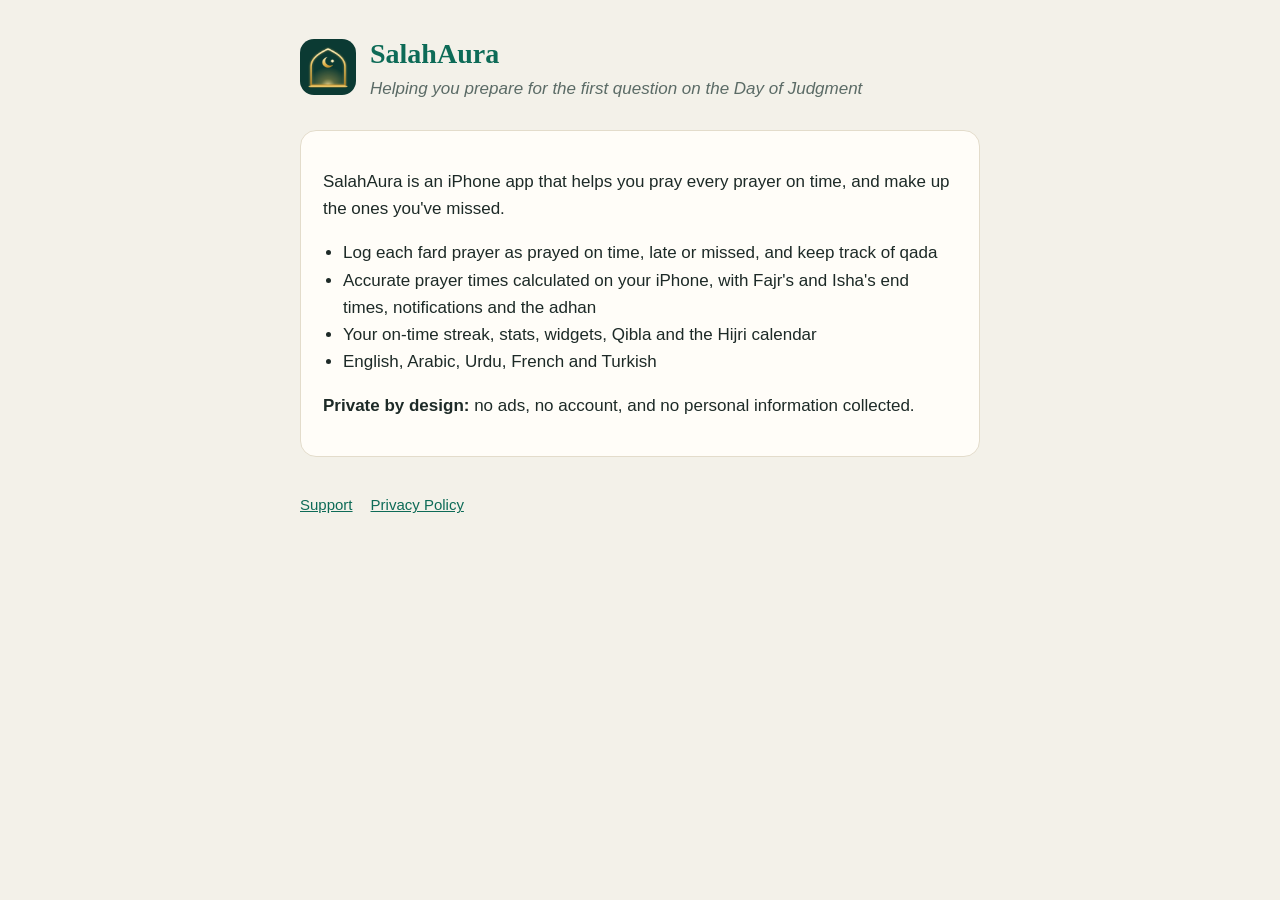
<file: index.html>
<!doctype html>
<html lang="en">
<head>
<meta charset="utf-8"><meta name="viewport" content="width=device-width, initial-scale=1">
<title>SalahAura</title>
<meta name="description" content="SalahAura: prayer times, prayer tracker and Qibla for iPhone.">
<link rel="stylesheet" href="style.css"><link rel="icon" href="logo.png">
</head>
<body><main>
<header><img src="logo.png" alt=""><div><div class="brand">SalahAura</div><div class="tagline">Helping you prepare for the first question on the Day of Judgment</div></div></header>
<div class="card">
<p>SalahAura is an iPhone app that helps you pray every prayer on time, and make up the ones you've missed.</p>
<ul>
<li>Log each fard prayer as prayed on time, late or missed, and keep track of qada</li>
<li>Accurate prayer times calculated on your iPhone, with Fajr's and Isha's end times, notifications and the adhan</li>
<li>Your on-time streak, stats, widgets, Qibla and the Hijri calendar</li>
<li>English, Arabic, Urdu, French and Turkish</li>
</ul>
<p><strong>Private by design:</strong> no ads, no account, and no personal information collected.</p>
</div>
<nav><a href="support.html">Support</a><a href="privacy.html">Privacy Policy</a></nav>
</main></body>
</html>
</file>
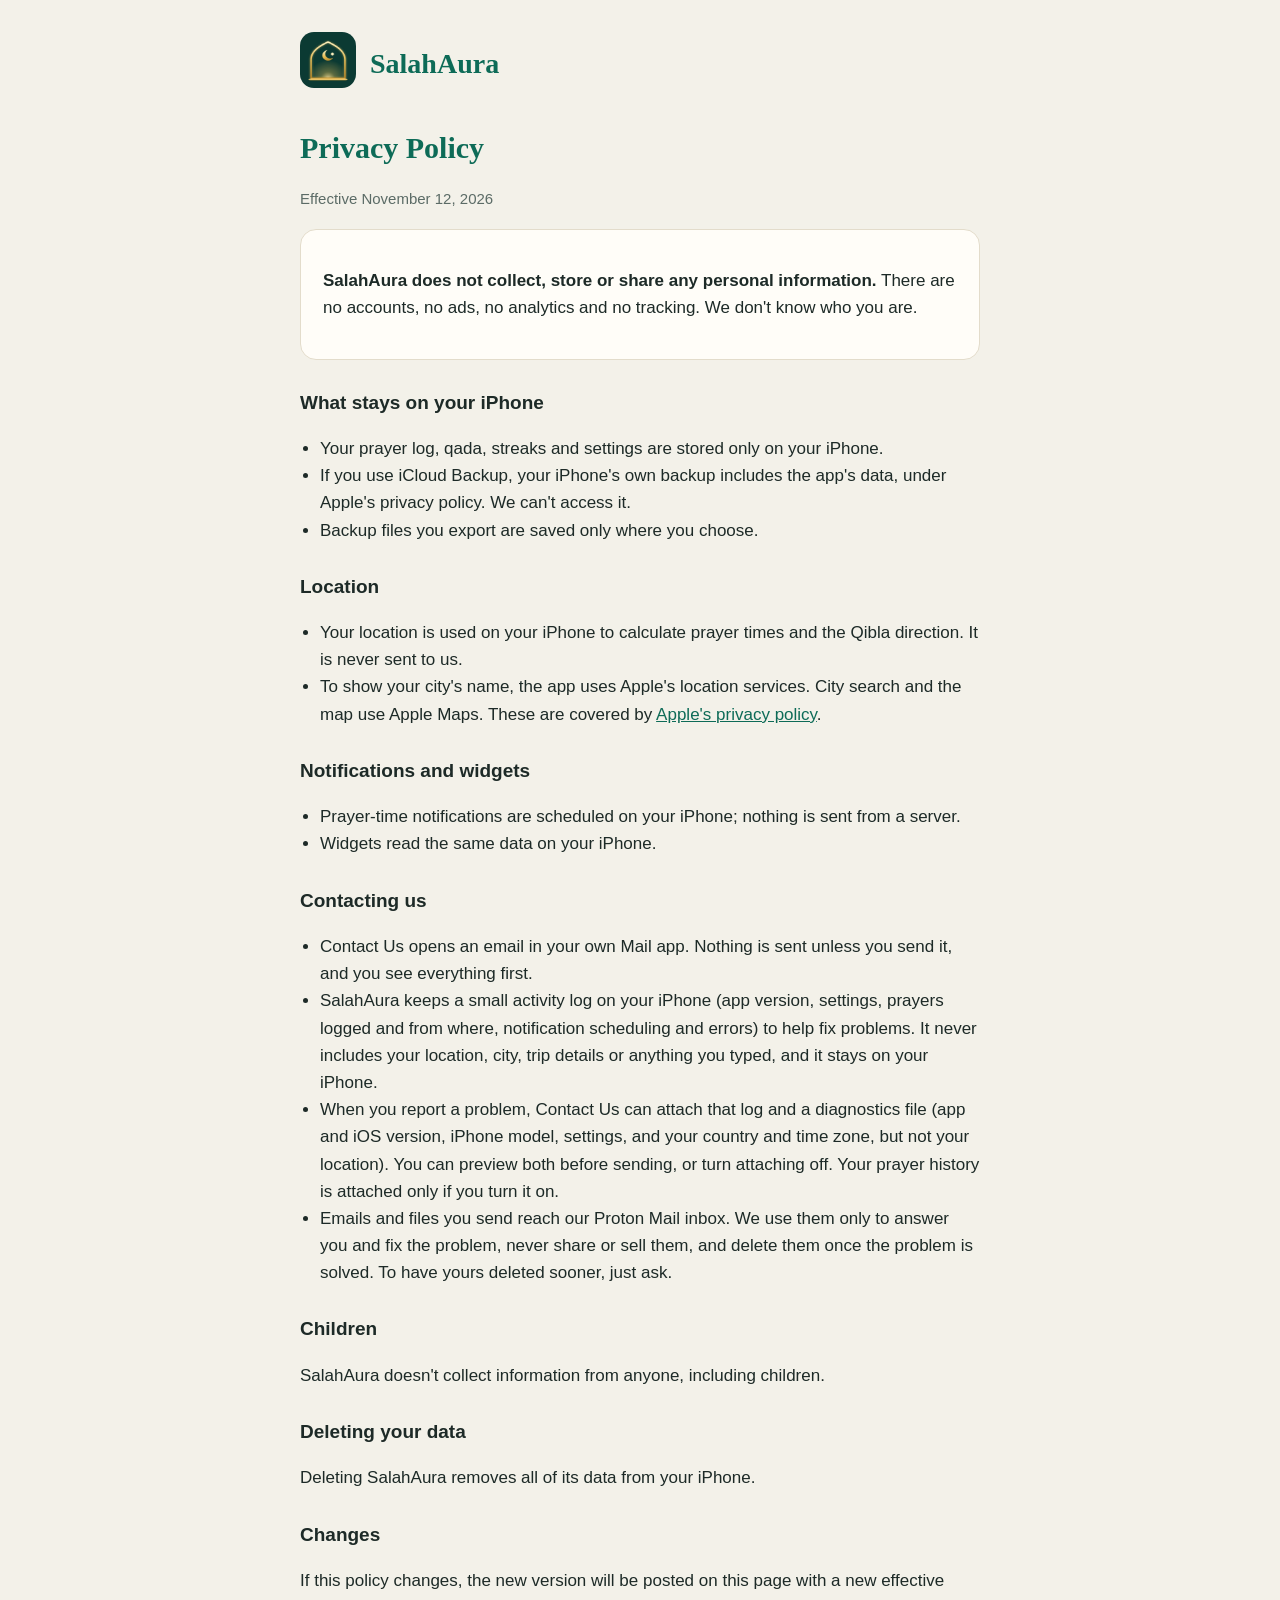
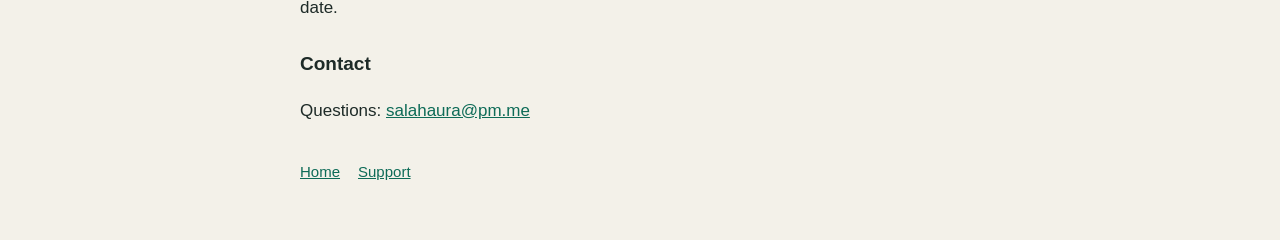
<file: privacy.html>
<!doctype html>
<html lang="en">
<head>
<meta charset="utf-8"><meta name="viewport" content="width=device-width, initial-scale=1">
<title>SalahAura Privacy Policy</title>
<link rel="stylesheet" href="style.css"><link rel="icon" href="logo.png">
</head>
<body><main>
<header><a href="index.html"><img src="logo.png" alt=""></a><a href="index.html" class="brand">SalahAura</a></header>
<h1>Privacy Policy</h1>
<p class="muted">Effective November 12, 2026</p>

<div class="card">
<p><strong>SalahAura does not collect, store or share any personal information.</strong> There are no accounts, no ads, no analytics and no tracking. We don't know who you are.</p>
</div>

<h2>What stays on your iPhone</h2>
<ul>
<li>Your prayer log, qada, streaks and settings are stored only on your iPhone.</li>
<li>If you use iCloud Backup, your iPhone's own backup includes the app's data, under Apple's privacy policy. We can't access it.</li>
<li>Backup files you export are saved only where you choose.</li>
</ul>

<h2>Location</h2>
<ul>
<li>Your location is used on your iPhone to calculate prayer times and the Qibla direction. It is never sent to us.</li>
<li>To show your city's name, the app uses Apple's location services. City search and the map use Apple Maps. These are covered by <a href="https://www.apple.com/legal/privacy/">Apple's privacy policy</a>.</li>
</ul>

<h2>Notifications and widgets</h2>
<ul>
<li>Prayer-time notifications are scheduled on your iPhone; nothing is sent from a server.</li>
<li>Widgets read the same data on your iPhone.</li>
</ul>

<h2>Contacting us</h2>
<ul>
<li>Contact Us opens an email in your own Mail app. Nothing is sent unless you send it, and you see everything first.</li>
<li>SalahAura keeps a small activity log on your iPhone (app version, settings, prayers logged and from where, notification scheduling and errors) to help fix problems. It never includes your location, city, trip details or anything you typed, and it stays on your iPhone.</li>
<li>When you report a problem, Contact Us can attach that log and a diagnostics file (app and iOS version, iPhone model, settings, and your country and time zone, but not your location). You can preview both before sending, or turn attaching off. Your prayer history is attached only if you turn it on.</li>
<li>Emails and files you send reach our Proton Mail inbox. We use them only to answer you and fix the problem, never share or sell them, and delete them once the problem is solved. To have yours deleted sooner, just ask.</li>
</ul>

<h2>Children</h2>
<p>SalahAura doesn't collect information from anyone, including children.</p>

<h2>Deleting your data</h2>
<p>Deleting SalahAura removes all of its data from your iPhone.</p>

<h2>Changes</h2>
<p>If this policy changes, the new version will be posted on this page with a new effective date.</p>

<h2>Contact</h2>
<p>Questions: <a href="mailto:salahaura@pm.me">salahaura@pm.me</a></p>

<nav><a href="index.html">Home</a><a href="support.html">Support</a></nav>
</main></body>
</html>
</file>
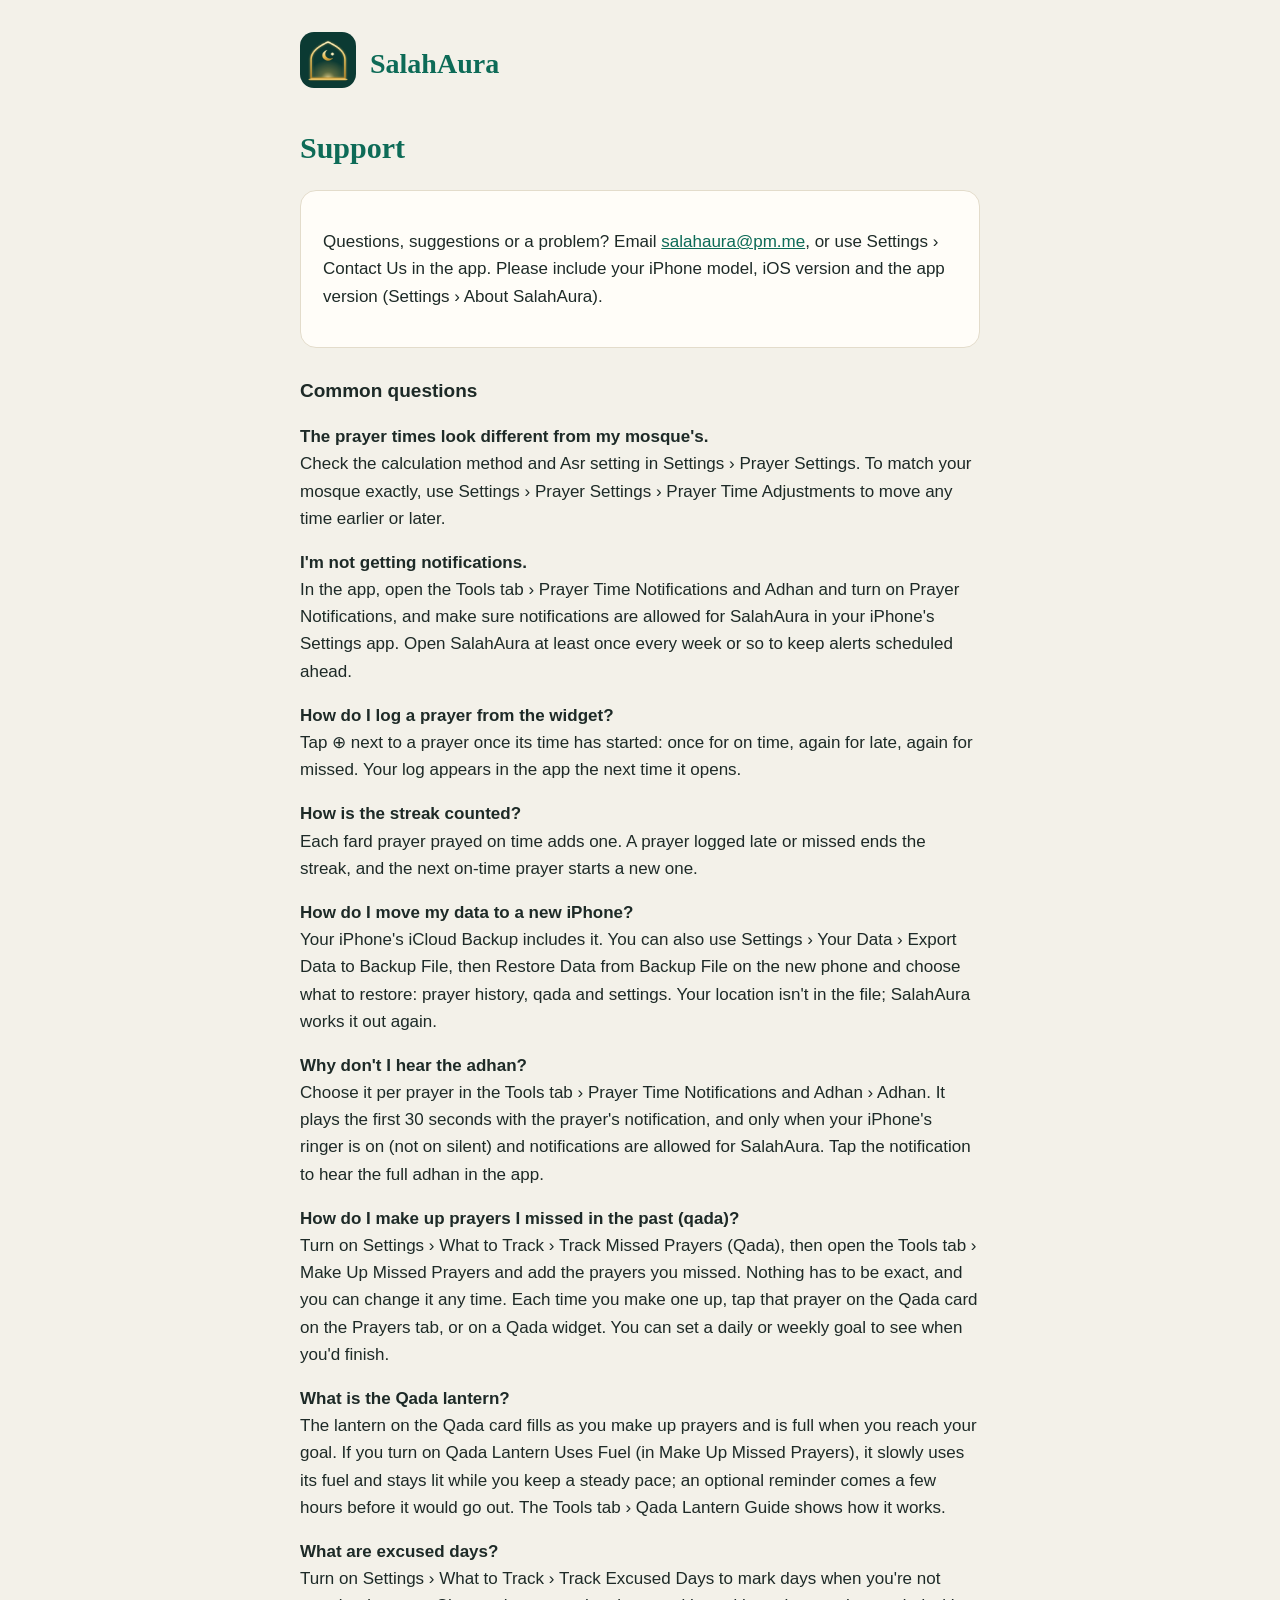
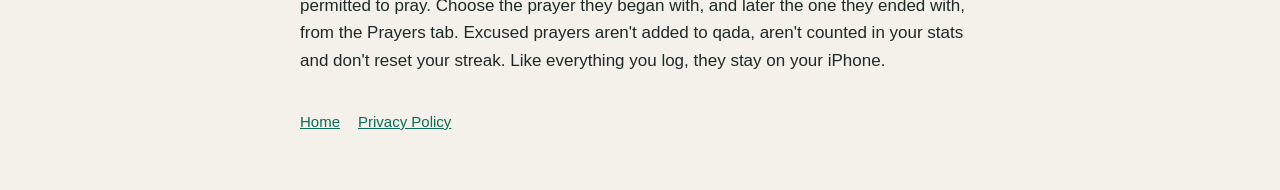
<file: support.html>
<!doctype html>
<html lang="en">
<head>
<meta charset="utf-8"><meta name="viewport" content="width=device-width, initial-scale=1">
<title>SalahAura Support</title>
<link rel="stylesheet" href="style.css"><link rel="icon" href="logo.png">
</head>
<body><main>
<header><a href="index.html"><img src="logo.png" alt=""></a><a href="index.html" class="brand">SalahAura</a></header>
<h1>Support</h1>

<div class="card">
<p>Questions, suggestions or a problem? Email <a href="mailto:salahaura@pm.me">salahaura@pm.me</a>, or use Settings › Contact Us in the app. Please include your iPhone model, iOS version and the app version (Settings › About SalahAura).</p>
</div>

<h2>Common questions</h2>

<p><strong>The prayer times look different from my mosque's.</strong><br>
Check the calculation method and Asr setting in Settings › Prayer Settings. To match your mosque exactly, use Settings › Prayer Settings › Prayer Time Adjustments to move any time earlier or later.</p>

<p><strong>I'm not getting notifications.</strong><br>
In the app, open the Tools tab › Prayer Time Notifications and Adhan and turn on Prayer Notifications, and make sure notifications are allowed for SalahAura in your iPhone's Settings app. Open SalahAura at least once every week or so to keep alerts scheduled ahead.</p>

<p><strong>How do I log a prayer from the widget?</strong><br>
Tap ⊕ next to a prayer once its time has started: once for on time, again for late, again for missed. Your log appears in the app the next time it opens.</p>

<p><strong>How is the streak counted?</strong><br>
Each fard prayer prayed on time adds one. A prayer logged late or missed ends the streak, and the next on-time prayer starts a new one.</p>

<p><strong>How do I move my data to a new iPhone?</strong><br>
Your iPhone's iCloud Backup includes it. You can also use Settings › Your Data › Export Data to Backup File, then Restore Data from Backup File on the new phone and choose what to restore: prayer history, qada and settings. Your location isn't in the file; SalahAura works it out again.</p>

<p><strong>Why don't I hear the adhan?</strong><br>
Choose it per prayer in the Tools tab › Prayer Time Notifications and Adhan › Adhan. It plays the first 30 seconds with the prayer's notification, and only when your iPhone's ringer is on (not on silent) and notifications are allowed for SalahAura. Tap the notification to hear the full adhan in the app.</p>

<p><strong>How do I make up prayers I missed in the past (qada)?</strong><br>
Turn on Settings › What to Track › Track Missed Prayers (Qada), then open the Tools tab › Make Up Missed Prayers and add the prayers you missed. Nothing has to be exact, and you can change it any time. Each time you make one up, tap that prayer on the Qada card on the Prayers tab, or on a Qada widget. You can set a daily or weekly goal to see when you'd finish.</p>

<p><strong>What is the Qada lantern?</strong><br>
The lantern on the Qada card fills as you make up prayers and is full when you reach your goal. If you turn on Qada Lantern Uses Fuel (in Make Up Missed Prayers), it slowly uses its fuel and stays lit while you keep a steady pace; an optional reminder comes a few hours before it would go out. The Tools tab › Qada Lantern Guide shows how it works.</p>

<p><strong>What are excused days?</strong><br>
Turn on Settings › What to Track › Track Excused Days to mark days when you're not permitted to pray. Choose the prayer they began with, and later the one they ended with, from the Prayers tab. Excused prayers aren't added to qada, aren't counted in your stats and don't reset your streak. Like everything you log, they stay on your iPhone.</p>

<nav><a href="index.html">Home</a><a href="privacy.html">Privacy Policy</a></nav>
</main></body>
</html>
</file>
<file: style.css>
:root { --bg:#f3f1e9; --card:#fffdf8; --text:#1d2a27; --muted:#5b6b66; --accent:#0d6b57; --gold:#c9a24a; --line:#e3dccb; }
@media (prefers-color-scheme: dark) { :root { --bg:#06191a; --card:#0f2e2a; --text:#eef3f1; --muted:#a9bbb6; --accent:#e9bf59; --gold:#e9bf59; --line:#1f4a43; } }
* { box-sizing: border-box; }
body { margin:0; background:var(--bg); color:var(--text); font:17px/1.6 -apple-system, BlinkMacSystemFont, "Segoe UI", Roboto, sans-serif; }
main { max-width:720px; margin:0 auto; padding:32px 20px 56px; }
header { display:flex; align-items:center; gap:14px; margin-bottom:28px; }
header img { width:56px; height:56px; border-radius:14px; background:#0b3a33; padding:6px; }
header a { color:inherit; text-decoration:none; }
.brand { font-family:"New York", Georgia, serif; font-size:28px; font-weight:700; color:var(--accent); }
.tagline { color:var(--muted); font-style:italic; margin-top:-2px; }
h1 { font-family:"New York", Georgia, serif; color:var(--accent); font-size:30px; margin:0 0 6px; }
h2 { font-size:19px; margin:28px 0 8px; }
.card { background:var(--card); border:1px solid var(--line); border-radius:16px; padding:20px 22px; margin:18px 0; }
.muted { color:var(--muted); font-size:15px; }
a { color:var(--accent); }
ul { padding-left:20px; }
nav { margin-top:36px; display:flex; gap:18px; flex-wrap:wrap; font-size:15px; }
</file>
